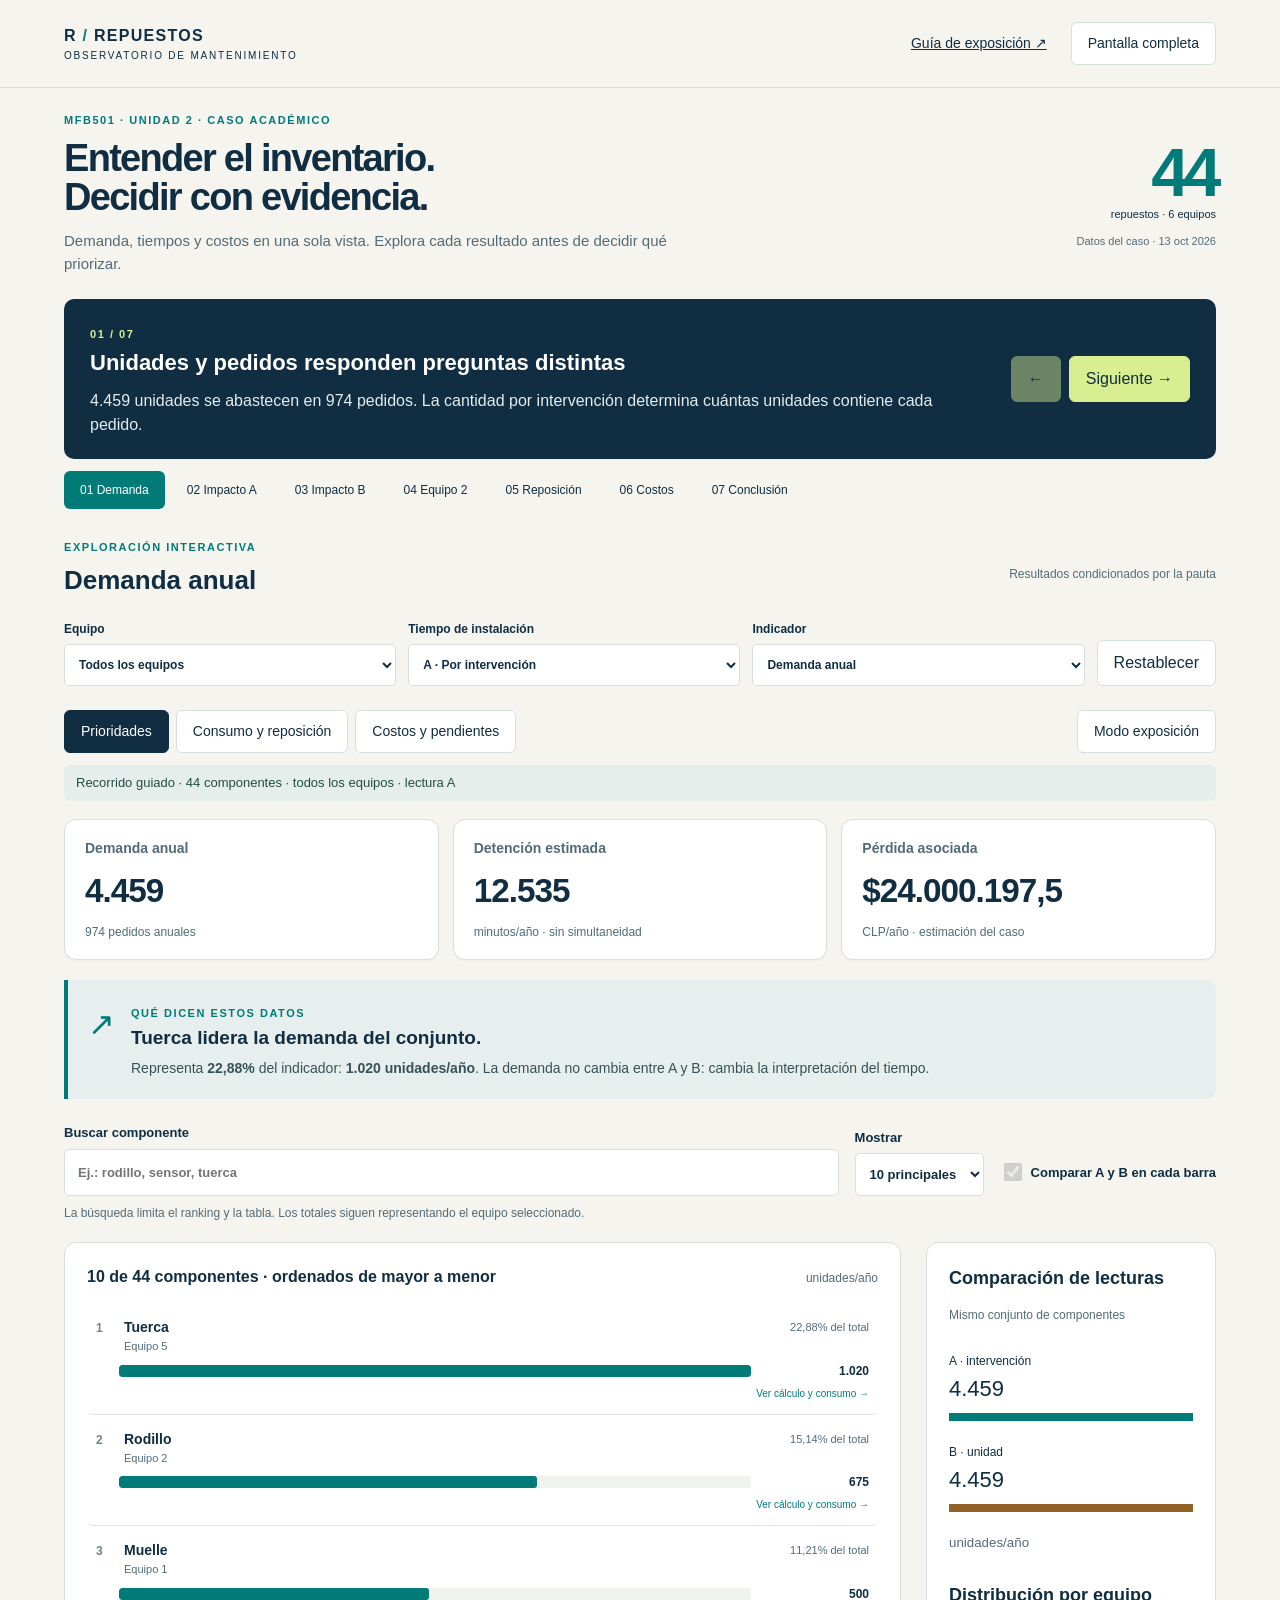
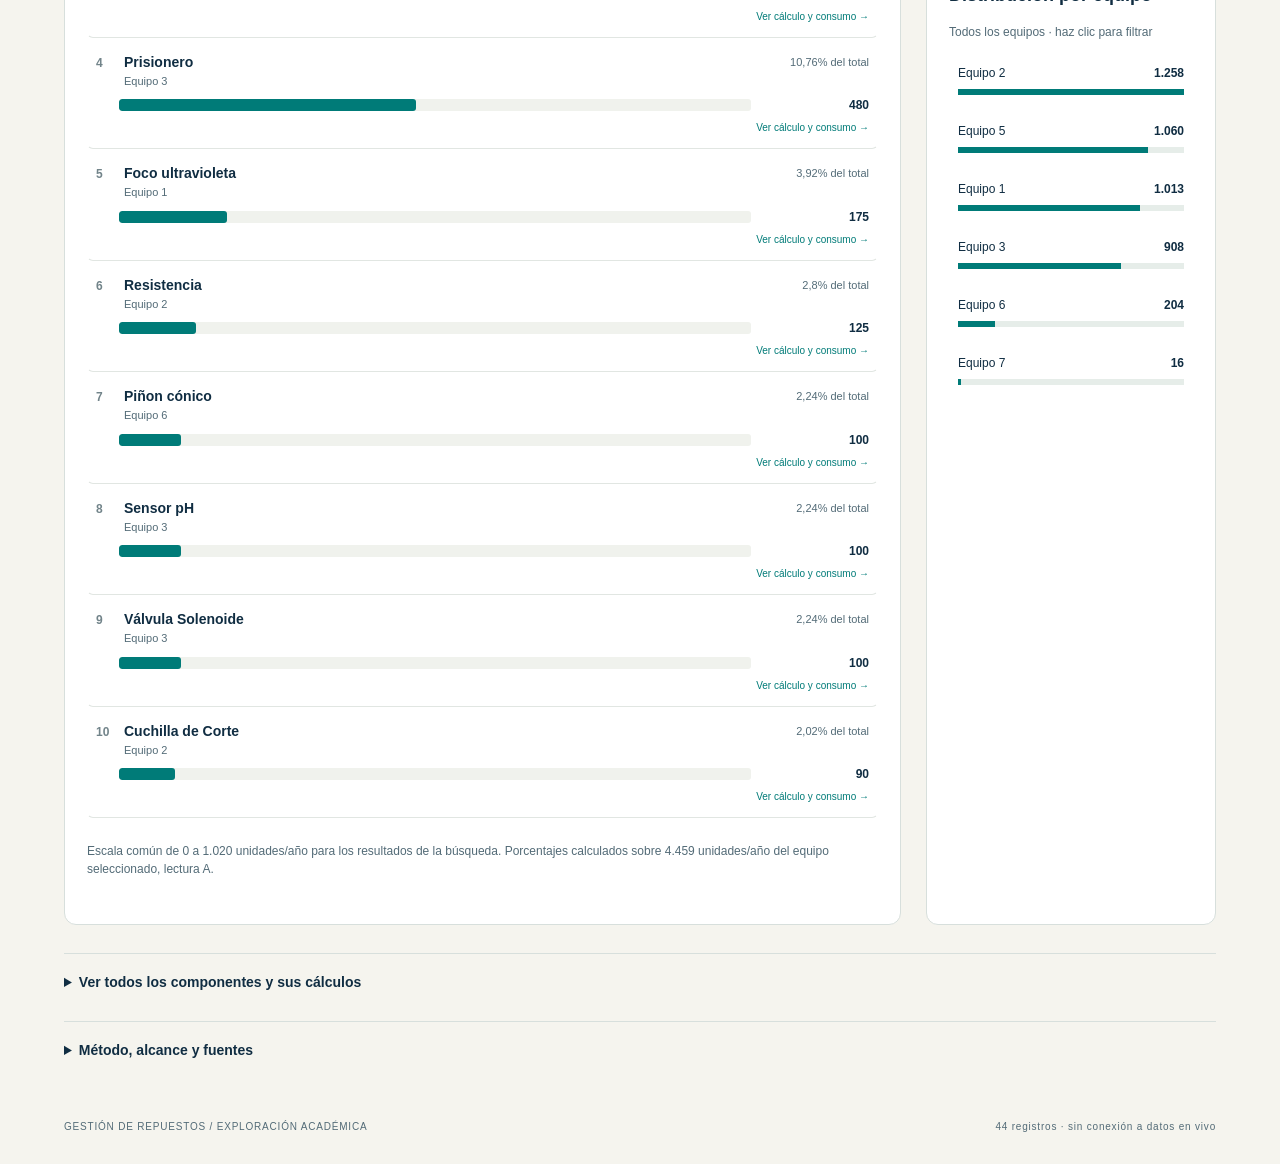
<file: index.html>
<!doctype html>
<html lang="es"><head><meta charset="utf-8"><meta name="viewport" content="width=device-width,initial-scale=1"><meta name="description" content="Exploración del caso académico de gestión de 44 repuestos. Demanda, detenciones y sensibilidad de resultados."><title>Repuestos / Observatorio de mantenimiento</title><link rel="stylesheet" href="style.css"><script defer src="data.js"></script><script defer src="app.js"></script><script defer src="explorer.js"></script></head>
<body>
<header><a class="brand" href="./">R<span> / </span>REPUESTOS<span class="brand-sub">OBSERVATORIO DE MANTENIMIENTO</span></a><div class="header-actions"><a href="guia.html" target="_blank" rel="noopener">Guía de exposición ↗</a><button id="fullscreen">Pantalla completa</button></div></header>
<main>
<div class="intro"><div><p class="eyebrow">MFB501 · UNIDAD 2 · CASO ACADÉMICO</p><h1>Entender el inventario.<br>Decidir con evidencia.</h1><p class="lead">Demanda, tiempos y costos en una sola vista. Explora cada resultado antes de decidir qué priorizar.</p></div><div class="intro-number"><strong>44</strong><span>repuestos · 6 equipos</span><small>Datos del caso · 13 oct 2026</small></div></div>
<section class="journey" aria-label="Recorrido de exposición"><div><span class="eyebrow" id="step-count">01 / 07</span><h2 id="step-title"></h2><p id="step-message"></p></div><div class="step-actions"><button id="prev" aria-label="Paso anterior">←</button><button id="next">Siguiente →</button></div></section>
<nav id="steps" aria-label="Pasos del recorrido"></nav>
<div class="workspace-head"><div><p class="eyebrow">EXPLORACIÓN INTERACTIVA</p><h2 id="view-title">Demanda anual</h2></div><span class="status">Resultados condicionados por la pauta</span></div>
<section class="filters" aria-label="Filtros"><label>Equipo<select id="team"><option value="all">Todos los equipos</option></select></label><label>Tiempo de instalación<select id="scenario"><option value="a">A · Por intervención</option><option value="b">B · Por unidad</option></select></label><label>Indicador<select id="measure"><option value="demand">Demanda anual</option><option value="loss">Pérdida asociada</option><option value="time">Detención anual</option></select></label><button id="reset">Restablecer</button></section>
<div class="view-tabs" aria-label="Vistas del panel"><button data-view="analysis">Prioridades</button><button data-view="cycle-section">Consumo y reposición</button><button data-view="cost-section">Costos y pendientes</button><button id="present-mode" aria-pressed="false">Modo exposición</button></div><div id="filter-summary" class="filter-summary" aria-live="polite"></div>
<section class="metrics" aria-label="Resultados filtrados"><article><span>Demanda anual</span><strong id="demand"></strong><small id="orders"></small></article><article><span>Detención estimada</span><strong id="time"></strong><small>minutos/año · sin simultaneidad</small></article><article><span>Pérdida asociada</span><strong id="loss"></strong><small>CLP/año · estimación del caso</small></article></section>
<section id="insight" aria-live="polite"></section><section id="analysis"><div class="ranking-tools"><label>Buscar componente<input id="search" type="search" placeholder="Ej.: rodillo, sensor, tuerca"></label><label>Mostrar<select id="top-count"><option value="5">5 principales</option><option value="10" selected>10 principales</option><option value="44">Todos</option></select></label><label class="check-label"><input type="checkbox" id="paired" checked> Comparar A y B en cada barra</label></div><p class="scope-note">La búsqueda limita el ranking y la tabla. Los totales siguen representando el equipo seleccionado.</p><div class="chart-layout"><article class="chart-main"><div class="section-top"><h3 id="ranking-title"></h3><span id="unit"></span></div><div id="ranking" role="figure" aria-label="Ranking descendente de componentes"></div><p id="concentration" class="chart-note"></p></article><aside><h3>Comparación de lecturas</h3><p class="muted">Mismo conjunto de componentes</p><div class="comparison"><span>A · intervención</span><strong id="compare-a"></strong><div class="track"><i id="compare-a-bar"></i></div><span>B · unidad</span><strong id="compare-b"></strong><div class="track"><i id="compare-b-bar"></i></div><small id="compare-unit"></small></div><h3>Distribución por equipo</h3><div id="teams-chart"></div></aside></div></section>
<section id="cycle-section" hidden><div class="section-top"><div><h3>Un año de consumo y reposición</h3><p>Modelo didáctico: consumo uniforme, reposición instantánea y sin stock de seguridad.</p></div><label>Componente<select id="component"></select></label></div><div id="cycle-meta" class="cycle-meta"></div><div id="cycle"></div><p class="chart-note">El descenso representa consumo. El salto representa reposición. Estas curvas no incorporan plazos de suministro ni prueban una política óptima.</p></section>
<section id="cost-section" hidden><div class="cost-lead"><span>COMPRA ANUAL CON PRECIOS DISPONIBLES</span><strong id="purchase"></strong><p id="missing"></p></div><div class="cost-columns"><article><h3>Trabajo de gestión</h3><dl id="workload"></dl><p>Compra y descarga dependen de pedidos. Inspección depende de unidades.</p></article><article><h3>Datos necesarios para cerrar</h3><ul><li>Precio unitario del ventilador.</li><li>Tipo de cambio CLP/USD y su fecha.</li><li>Periodicidad salarial y horas remuneradas.</li><li>Costo anual y alcance del mantenimiento de bodega.</li></ul><p>El costo total de stock permanece pendiente.</p></article></div></section>
<section id="component-detail" hidden aria-live="polite"></section><details id="data-detail"><summary>Ver todos los componentes y sus cálculos</summary><div class="table-actions"><span id="table-count"></span><button id="export">Descargar tabla CSV</button></div><div class="table-wrap"><table><thead><tr><th>Componente</th><th>Equipo</th><th>Un./año</th><th>Pedidos</th><th>Min/año</th><th>Pérdida CLP/año</th><th>Compra USD/año</th></tr></thead><tbody id="data-table"></tbody></table></div></details>
<details class="method"><summary>Método, alcance y fuentes</summary><p>Demanda = cantidad por intervención × frecuencia anual. La pauta iguala cantidad por pedido y cantidad por intervención, por lo que pedidos = frecuencia. Lectura A: tiempo × frecuencia. Lectura B: tiempo × cantidad × frecuencia, suponiendo instalación sucesiva. Pérdida asociada = minutos × pérdida CLP/minuto. Sumar intervenciones supone ausencia de solapamiento.</p><p>La pérdida calculada corresponde a la intervención, no a una espera adicional comprobada por desabastecimiento. Los USD y CLP permanecen separados. Un precio faltante no equivale a cero. Los porcentajes y rankings se recalculan dentro del filtro activo.</p><p>Fuentes: INACAP, MFB501_U2_TP1, base incrustada Tabla_Info_Oper_U y Tabla_Info_Compra_Almacen; MFB501_U2_IT1. Cálculos derivados del respaldo revisado el 13/10/2026. No se incorporan respuestas posteriores del docente ni se presentan DR2 o clases 5 a 8 como fuentes consultadas. Desarrollo con asistencia de IA y comprobaciones aritméticas.</p></details>
<footer><span>GESTIÓN DE REPUESTOS / EXPLORACIÓN ACADÉMICA</span><span>44 registros · sin conexión a datos en vivo</span></footer>
</main></body></html>
</file>
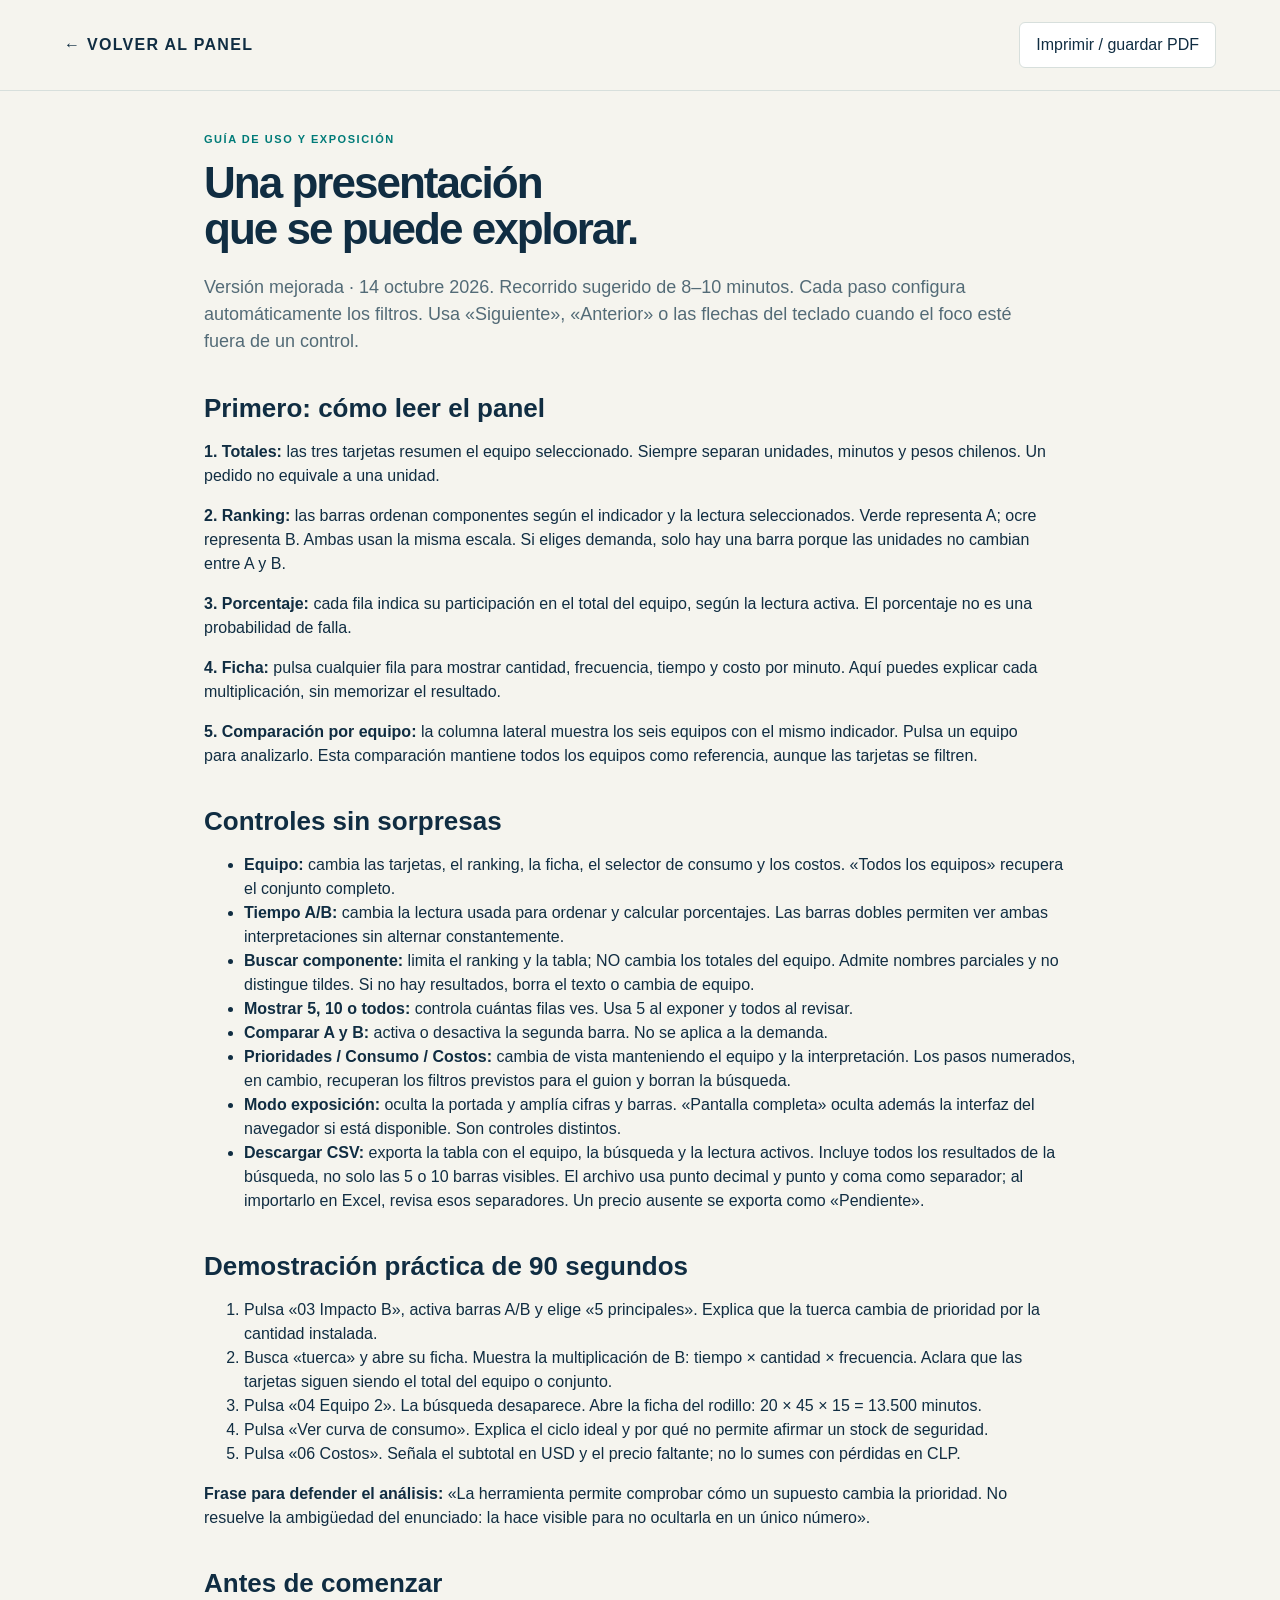
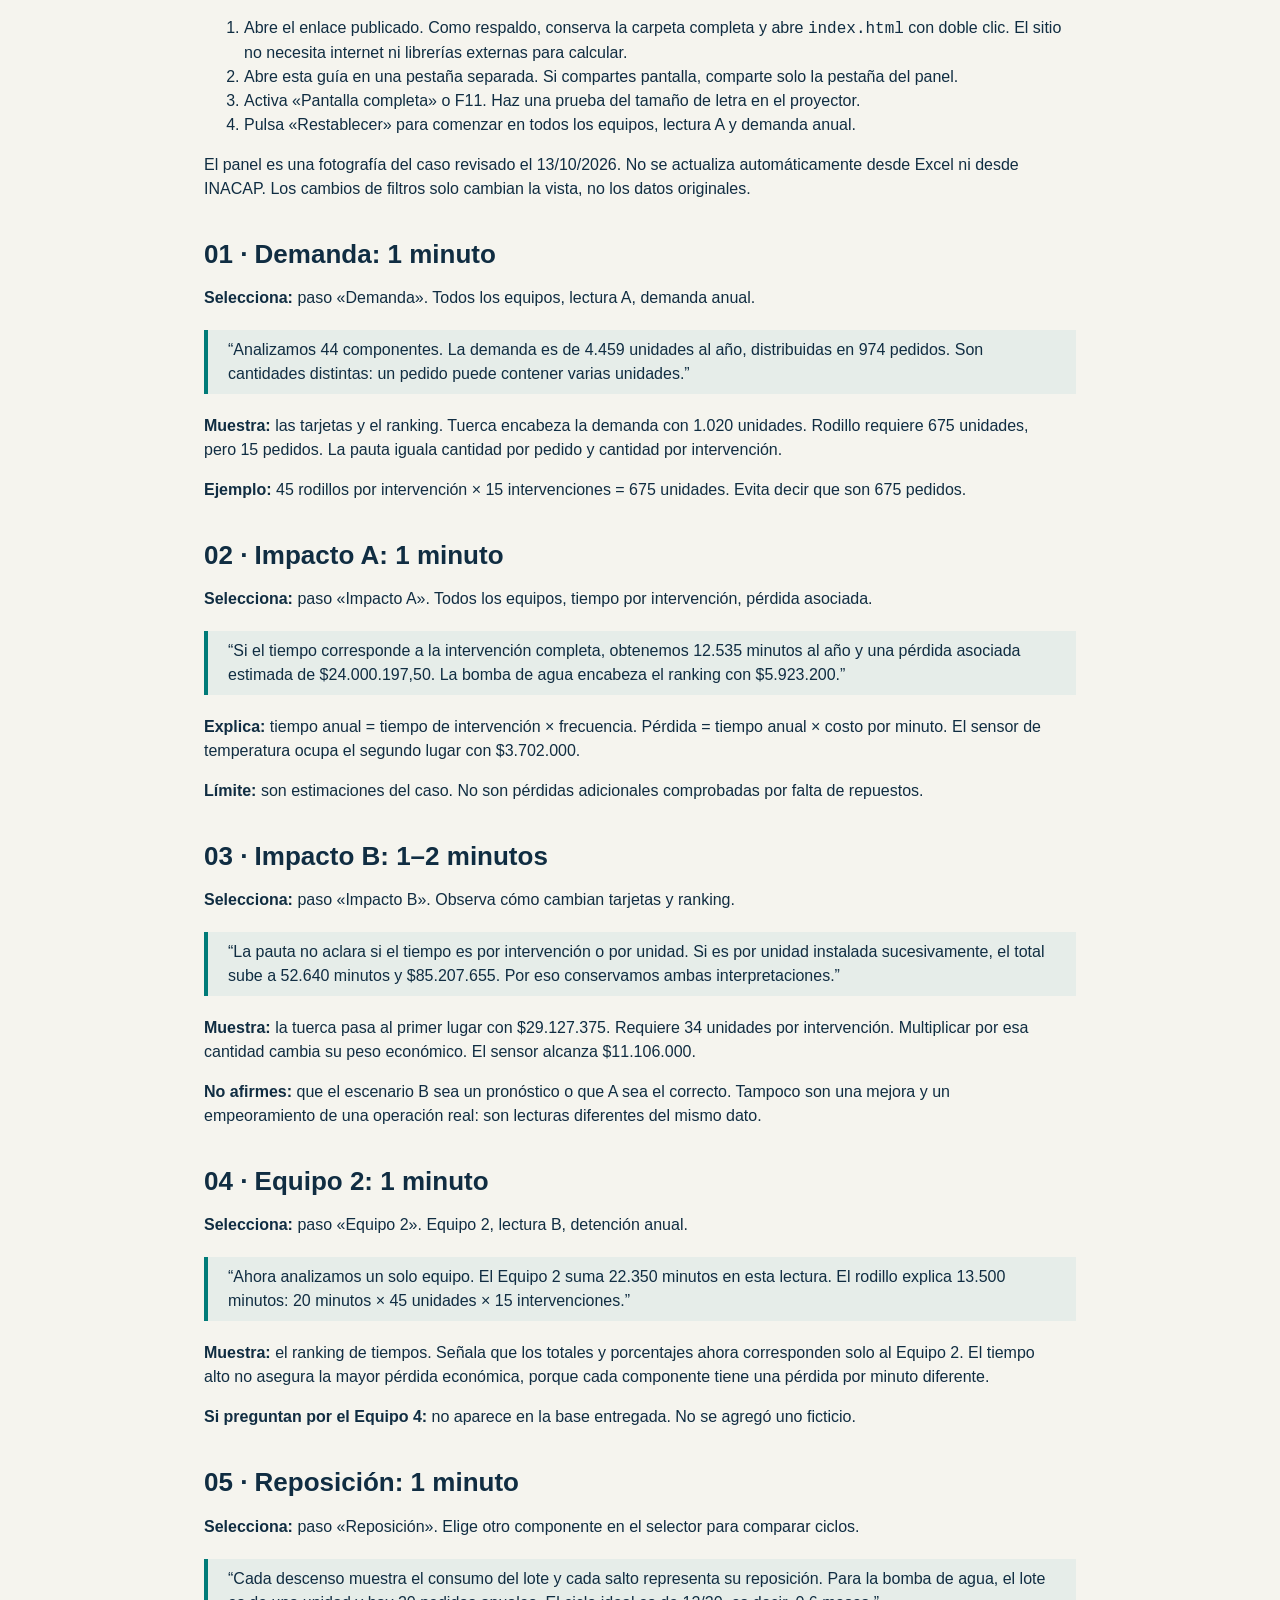
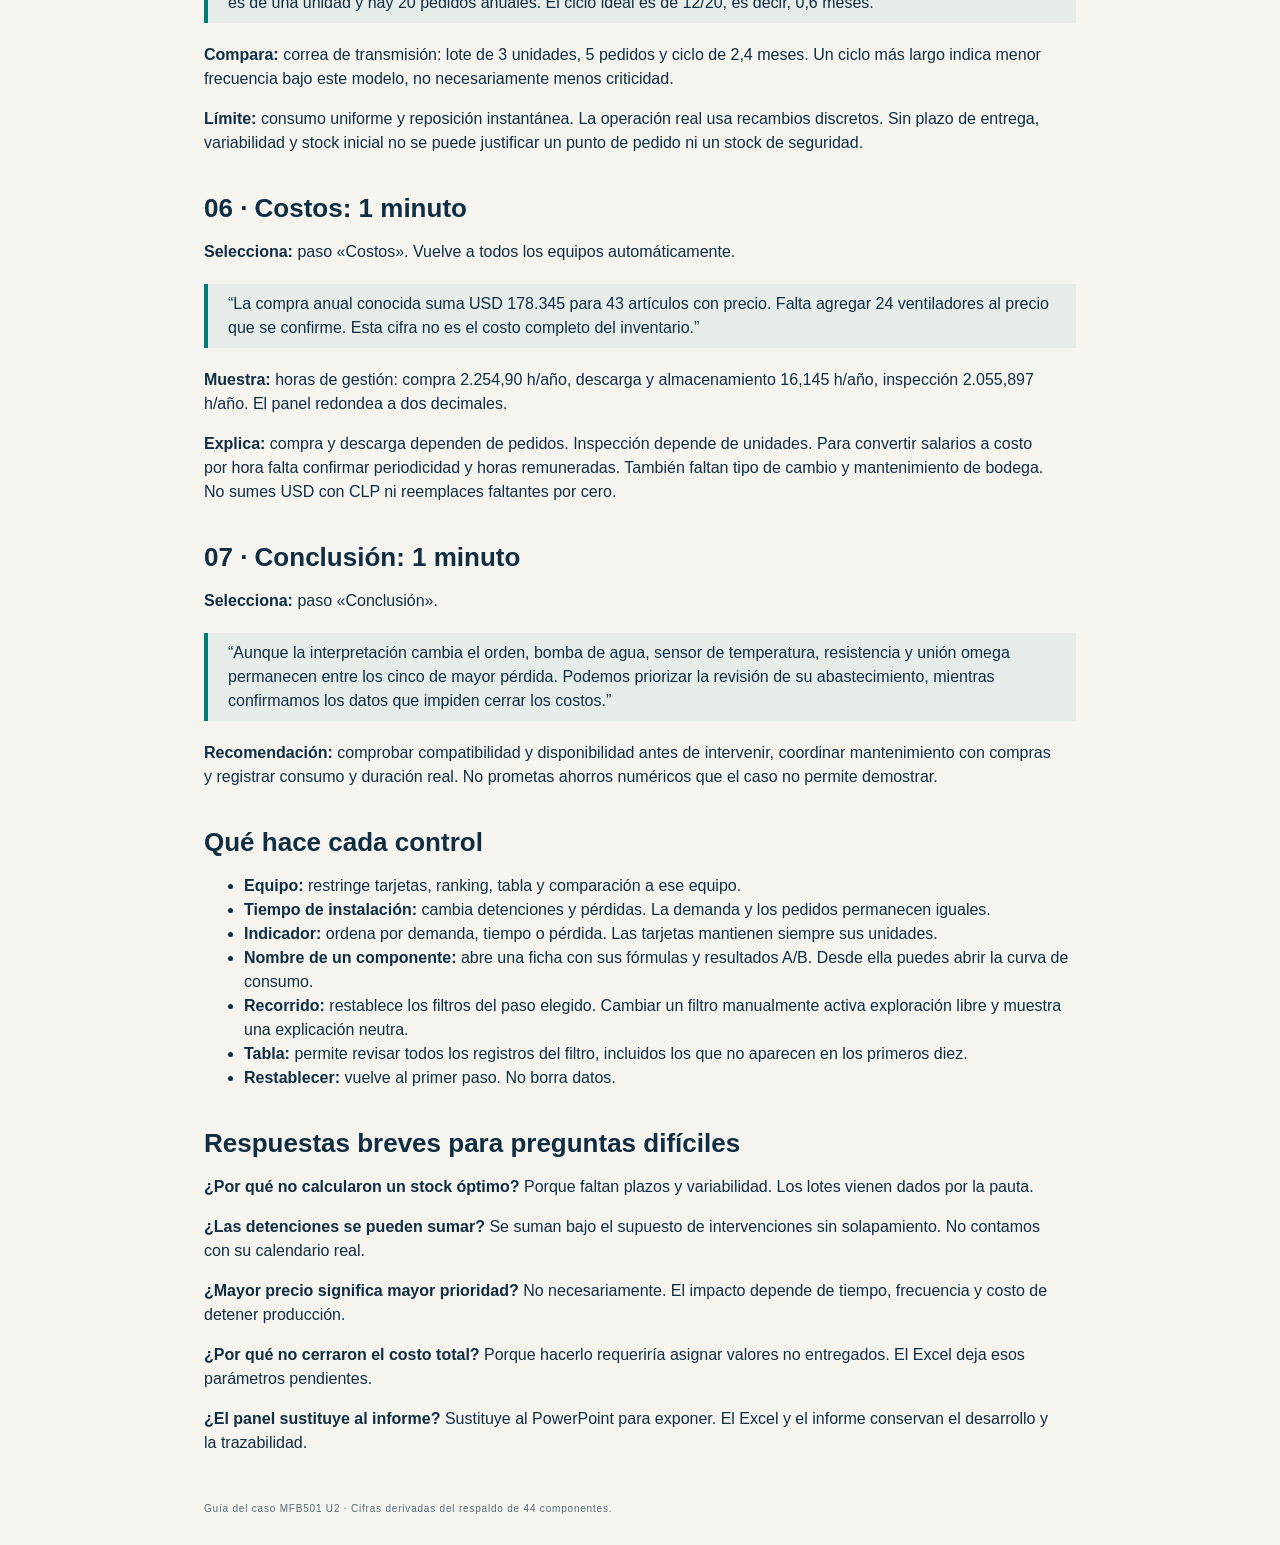
<file: guia.html>
<!doctype html><html lang="es"><head><meta charset="utf-8"><meta name="viewport" content="width=device-width,initial-scale=1"><title>Guía para exponer / Repuestos</title><link rel="stylesheet" href="style.css"></head><body><header><a class="brand" href="index.html">← VOLVER AL PANEL</a><button onclick="window.print()">Imprimir / guardar PDF</button></header><main class="guide"><p class="eyebrow" style="margin-top:40px">GUÍA DE USO Y EXPOSICIÓN</p><h1>Una presentación<br>que se puede explorar.</h1><p class="lead">Versión mejorada · 14 octubre 2026. Recorrido sugerido de 8–10 minutos. Cada paso configura automáticamente los filtros. Usa «Siguiente», «Anterior» o las flechas del teclado cuando el foco esté fuera de un control.</p>
<section class="quick-guide"><h2>Primero: cómo leer el panel</h2><p><strong>1. Totales:</strong> las tres tarjetas resumen el equipo seleccionado. Siempre separan unidades, minutos y pesos chilenos. Un pedido no equivale a una unidad.</p><p><strong>2. Ranking:</strong> las barras ordenan componentes según el indicador y la lectura seleccionados. Verde representa A; ocre representa B. Ambas usan la misma escala. Si eliges demanda, solo hay una barra porque las unidades no cambian entre A y B.</p><p><strong>3. Porcentaje:</strong> cada fila indica su participación en el total del equipo, según la lectura activa. El porcentaje no es una probabilidad de falla.</p><p><strong>4. Ficha:</strong> pulsa cualquier fila para mostrar cantidad, frecuencia, tiempo y costo por minuto. Aquí puedes explicar cada multiplicación, sin memorizar el resultado.</p><p><strong>5. Comparación por equipo:</strong> la columna lateral muestra los seis equipos con el mismo indicador. Pulsa un equipo para analizarlo. Esta comparación mantiene todos los equipos como referencia, aunque las tarjetas se filtren.</p></section>
<h2>Controles sin sorpresas</h2><ul><li><strong>Equipo:</strong> cambia las tarjetas, el ranking, la ficha, el selector de consumo y los costos. «Todos los equipos» recupera el conjunto completo.</li><li><strong>Tiempo A/B:</strong> cambia la lectura usada para ordenar y calcular porcentajes. Las barras dobles permiten ver ambas interpretaciones sin alternar constantemente.</li><li><strong>Buscar componente:</strong> limita el ranking y la tabla; NO cambia los totales del equipo. Admite nombres parciales y no distingue tildes. Si no hay resultados, borra el texto o cambia de equipo.</li><li><strong>Mostrar 5, 10 o todos:</strong> controla cuántas filas ves. Usa 5 al exponer y todos al revisar.</li><li><strong>Comparar A y B:</strong> activa o desactiva la segunda barra. No se aplica a la demanda.</li><li><strong>Prioridades / Consumo / Costos:</strong> cambia de vista manteniendo el equipo y la interpretación. Los pasos numerados, en cambio, recuperan los filtros previstos para el guion y borran la búsqueda.</li><li><strong>Modo exposición:</strong> oculta la portada y amplía cifras y barras. «Pantalla completa» oculta además la interfaz del navegador si está disponible. Son controles distintos.</li><li><strong>Descargar CSV:</strong> exporta la tabla con el equipo, la búsqueda y la lectura activos. Incluye todos los resultados de la búsqueda, no solo las 5 o 10 barras visibles. El archivo usa punto decimal y punto y coma como separador; al importarlo en Excel, revisa esos separadores. Un precio ausente se exporta como «Pendiente».</li></ul>
<h2>Demostración práctica de 90 segundos</h2><ol><li>Pulsa «03 Impacto B», activa barras A/B y elige «5 principales». Explica que la tuerca cambia de prioridad por la cantidad instalada.</li><li>Busca «tuerca» y abre su ficha. Muestra la multiplicación de B: tiempo × cantidad × frecuencia. Aclara que las tarjetas siguen siendo el total del equipo o conjunto.</li><li>Pulsa «04 Equipo 2». La búsqueda desaparece. Abre la ficha del rodillo: 20 × 45 × 15 = 13.500 minutos.</li><li>Pulsa «Ver curva de consumo». Explica el ciclo ideal y por qué no permite afirmar un stock de seguridad.</li><li>Pulsa «06 Costos». Señala el subtotal en USD y el precio faltante; no lo sumes con pérdidas en CLP.</li></ol><p><strong>Frase para defender el análisis:</strong> «La herramienta permite comprobar cómo un supuesto cambia la prioridad. No resuelve la ambigüedad del enunciado: la hace visible para no ocultarla en un único número».</p>
<h2>Antes de comenzar</h2><ol><li>Abre el enlace publicado. Como respaldo, conserva la carpeta completa y abre <code>index.html</code> con doble clic. El sitio no necesita internet ni librerías externas para calcular.</li><li>Abre esta guía en una pestaña separada. Si compartes pantalla, comparte solo la pestaña del panel.</li><li>Activa «Pantalla completa» o F11. Haz una prueba del tamaño de letra en el proyector.</li><li>Pulsa «Restablecer» para comenzar en todos los equipos, lectura A y demanda anual.</li></ol><p>El panel es una fotografía del caso revisado el 13/10/2026. No se actualiza automáticamente desde Excel ni desde INACAP. Los cambios de filtros solo cambian la vista, no los datos originales.</p>
<h2>01 · Demanda: 1 minuto</h2><p><strong>Selecciona:</strong> paso «Demanda». Todos los equipos, lectura A, demanda anual.</p><blockquote>“Analizamos 44 componentes. La demanda es de 4.459 unidades al año, distribuidas en 974 pedidos. Son cantidades distintas: un pedido puede contener varias unidades.”</blockquote><p><strong>Muestra:</strong> las tarjetas y el ranking. Tuerca encabeza la demanda con 1.020 unidades. Rodillo requiere 675 unidades, pero 15 pedidos. La pauta iguala cantidad por pedido y cantidad por intervención.</p><p><strong>Ejemplo:</strong> 45 rodillos por intervención × 15 intervenciones = 675 unidades. Evita decir que son 675 pedidos.</p>
<h2>02 · Impacto A: 1 minuto</h2><p><strong>Selecciona:</strong> paso «Impacto A». Todos los equipos, tiempo por intervención, pérdida asociada.</p><blockquote>“Si el tiempo corresponde a la intervención completa, obtenemos 12.535 minutos al año y una pérdida asociada estimada de $24.000.197,50. La bomba de agua encabeza el ranking con $5.923.200.”</blockquote><p><strong>Explica:</strong> tiempo anual = tiempo de intervención × frecuencia. Pérdida = tiempo anual × costo por minuto. El sensor de temperatura ocupa el segundo lugar con $3.702.000.</p><p><strong>Límite:</strong> son estimaciones del caso. No son pérdidas adicionales comprobadas por falta de repuestos.</p>
<h2>03 · Impacto B: 1–2 minutos</h2><p><strong>Selecciona:</strong> paso «Impacto B». Observa cómo cambian tarjetas y ranking.</p><blockquote>“La pauta no aclara si el tiempo es por intervención o por unidad. Si es por unidad instalada sucesivamente, el total sube a 52.640 minutos y $85.207.655. Por eso conservamos ambas interpretaciones.”</blockquote><p><strong>Muestra:</strong> la tuerca pasa al primer lugar con $29.127.375. Requiere 34 unidades por intervención. Multiplicar por esa cantidad cambia su peso económico. El sensor alcanza $11.106.000.</p><p><strong>No afirmes:</strong> que el escenario B sea un pronóstico o que A sea el correcto. Tampoco son una mejora y un empeoramiento de una operación real: son lecturas diferentes del mismo dato.</p>
<h2>04 · Equipo 2: 1 minuto</h2><p><strong>Selecciona:</strong> paso «Equipo 2». Equipo 2, lectura B, detención anual.</p><blockquote>“Ahora analizamos un solo equipo. El Equipo 2 suma 22.350 minutos en esta lectura. El rodillo explica 13.500 minutos: 20 minutos × 45 unidades × 15 intervenciones.”</blockquote><p><strong>Muestra:</strong> el ranking de tiempos. Señala que los totales y porcentajes ahora corresponden solo al Equipo 2. El tiempo alto no asegura la mayor pérdida económica, porque cada componente tiene una pérdida por minuto diferente.</p><p><strong>Si preguntan por el Equipo 4:</strong> no aparece en la base entregada. No se agregó uno ficticio.</p>
<h2>05 · Reposición: 1 minuto</h2><p><strong>Selecciona:</strong> paso «Reposición». Elige otro componente en el selector para comparar ciclos.</p><blockquote>“Cada descenso muestra el consumo del lote y cada salto representa su reposición. Para la bomba de agua, el lote es de una unidad y hay 20 pedidos anuales. El ciclo ideal es de 12/20, es decir, 0,6 meses.”</blockquote><p><strong>Compara:</strong> correa de transmisión: lote de 3 unidades, 5 pedidos y ciclo de 2,4 meses. Un ciclo más largo indica menor frecuencia bajo este modelo, no necesariamente menos criticidad.</p><p><strong>Límite:</strong> consumo uniforme y reposición instantánea. La operación real usa recambios discretos. Sin plazo de entrega, variabilidad y stock inicial no se puede justificar un punto de pedido ni un stock de seguridad.</p>
<h2>06 · Costos: 1 minuto</h2><p><strong>Selecciona:</strong> paso «Costos». Vuelve a todos los equipos automáticamente.</p><blockquote>“La compra anual conocida suma USD 178.345 para 43 artículos con precio. Falta agregar 24 ventiladores al precio que se confirme. Esta cifra no es el costo completo del inventario.”</blockquote><p><strong>Muestra:</strong> horas de gestión: compra 2.254,90 h/año, descarga y almacenamiento 16,145 h/año, inspección 2.055,897 h/año. El panel redondea a dos decimales.</p><p><strong>Explica:</strong> compra y descarga dependen de pedidos. Inspección depende de unidades. Para convertir salarios a costo por hora falta confirmar periodicidad y horas remuneradas. También faltan tipo de cambio y mantenimiento de bodega. No sumes USD con CLP ni reemplaces faltantes por cero.</p>
<h2>07 · Conclusión: 1 minuto</h2><p><strong>Selecciona:</strong> paso «Conclusión».</p><blockquote>“Aunque la interpretación cambia el orden, bomba de agua, sensor de temperatura, resistencia y unión omega permanecen entre los cinco de mayor pérdida. Podemos priorizar la revisión de su abastecimiento, mientras confirmamos los datos que impiden cerrar los costos.”</blockquote><p><strong>Recomendación:</strong> comprobar compatibilidad y disponibilidad antes de intervenir, coordinar mantenimiento con compras y registrar consumo y duración real. No prometas ahorros numéricos que el caso no permite demostrar.</p>
<h2>Qué hace cada control</h2><ul><li><strong>Equipo:</strong> restringe tarjetas, ranking, tabla y comparación a ese equipo.</li><li><strong>Tiempo de instalación:</strong> cambia detenciones y pérdidas. La demanda y los pedidos permanecen iguales.</li><li><strong>Indicador:</strong> ordena por demanda, tiempo o pérdida. Las tarjetas mantienen siempre sus unidades.</li><li><strong>Nombre de un componente:</strong> abre una ficha con sus fórmulas y resultados A/B. Desde ella puedes abrir la curva de consumo.</li><li><strong>Recorrido:</strong> restablece los filtros del paso elegido. Cambiar un filtro manualmente activa exploración libre y muestra una explicación neutra.</li><li><strong>Tabla:</strong> permite revisar todos los registros del filtro, incluidos los que no aparecen en los primeros diez.</li><li><strong>Restablecer:</strong> vuelve al primer paso. No borra datos.</li></ul>
<h2>Respuestas breves para preguntas difíciles</h2><p><strong>¿Por qué no calcularon un stock óptimo?</strong> Porque faltan plazos y variabilidad. Los lotes vienen dados por la pauta.</p><p><strong>¿Las detenciones se pueden sumar?</strong> Se suman bajo el supuesto de intervenciones sin solapamiento. No contamos con su calendario real.</p><p><strong>¿Mayor precio significa mayor prioridad?</strong> No necesariamente. El impacto depende de tiempo, frecuencia y costo de detener producción.</p><p><strong>¿Por qué no cerraron el costo total?</strong> Porque hacerlo requeriría asignar valores no entregados. El Excel deja esos parámetros pendientes.</p><p><strong>¿El panel sustituye al informe?</strong> Sustituye al PowerPoint para exponer. El Excel y el informe conservan el desarrollo y la trazabilidad.</p>
<footer>Guía del caso MFB501 U2 · Cifras derivadas del respaldo de 44 componentes.</footer></main></body></html>
</file>
<file: style.css>
:root{--ink:#102d42;--teal:#007b78;--lime:#d9ee91;--paper:#f5f4ee;--muted:#536b77;--border:#d7dfdc;--white:#fff;--soft:#e6ede9}*{box-sizing:border-box}body{margin:0;background:var(--paper);color:var(--ink);font:16px/1.5 Arial,sans-serif}a{color:inherit}button,select{font:inherit}button,a,select{touch-action:manipulation}button{cursor:pointer;border:1px solid var(--border);border-radius:6px;background:var(--white);color:var(--ink);padding:10px 16px}button:hover{border-color:var(--teal)}button:focus-visible,a:focus-visible,select:focus-visible{outline:3px solid var(--teal);outline-offset:3px}button:disabled{opacity:.45;cursor:default}header{display:flex;justify-content:space-between;align-items:center;padding:22px 5%;border-bottom:1px solid var(--border);gap:20px}.brand{text-decoration:none;font-weight:700;letter-spacing:.08em}.brand>span:first-child{color:var(--teal)}.brand-sub{display:block;font-size:10px;letter-spacing:.18em;font-weight:400}.header-actions{display:flex;align-items:center;gap:24px;font-size:14px}main{max-width:1400px;margin:auto;padding:0 5%}.intro{display:flex;justify-content:space-between;align-items:center;gap:40px;padding:48px 0 35px}.eyebrow{letter-spacing:.14em;font-size:11px;font-weight:700;margin:0 0 10px;color:var(--teal)}h1{font-size:clamp(36px,4.5vw,64px);line-height:1.05;letter-spacing:-.045em;margin:12px 0 22px}h2{font-size:26px;line-height:1.2;margin:5px 0 12px}h3{font-size:18px;margin:0 0 14px}.lead{font-size:18px;color:var(--muted);margin:0}.intro-number{text-align:right}.intro-number strong{font-size:130px;line-height:1;color:var(--teal);letter-spacing:-.08em;display:block}.intro-number span,.intro-number small{display:block;font-size:11px;letter-spacing:.1em}.intro-number small{color:var(--muted);margin-top:10px;letter-spacing:0}.journey{display:flex;justify-content:space-between;align-items:center;gap:25px;padding:28px 30px;background:var(--ink);color:var(--white);border-radius:10px}.journey .eyebrow{color:var(--lime)}.journey h2{font-size:25px}.journey p{margin:0;max-width:850px;color:#e3ecee}.step-actions{display:flex;gap:8px;flex-shrink:0}.step-actions button{background:var(--lime);border-color:var(--lime)}#steps{display:flex;flex-wrap:wrap;gap:6px;padding:12px 0 30px}#steps button{font-size:12px;border:0;background:transparent}#steps button[aria-current=step]{color:var(--white);background:var(--teal)}.workspace-head,.section-top{display:flex;justify-content:space-between;align-items:center;gap:20px}.status{font-size:12px;color:var(--muted)}.filters{display:flex;gap:18px;align-items:end;flex-wrap:wrap;padding:20px 0 10px}.filters label,.section-top label{display:flex;flex-direction:column;font-size:12px;font-weight:700;gap:6px;min-width:200px;flex:1}select{padding:12px 10px;background:var(--white);color:var(--ink);border:1px solid var(--border);border-radius:5px;width:100%}.filter-summary{font-size:12px;color:var(--muted);min-height:24px}.metrics{display:grid;grid-template-columns:repeat(3,1fr);margin:20px 0 35px;border-top:1px solid var(--border);border-bottom:1px solid var(--border)}.metrics article{padding:24px 20px;border-right:1px solid var(--border)}.metrics article:first-child{padding-left:0}.metrics article:last-child{border:0}.metrics span,.metrics small{display:block;font-size:12px;color:var(--muted)}.metrics strong{display:block;font-size:clamp(23px,2.7vw,39px);font-weight:500;letter-spacing:-.03em;font-variant-numeric:tabular-nums;margin:7px 0}.chart-layout{display:grid;grid-template-columns:minmax(0,1fr) 310px;gap:45px}.chart-main .section-top{align-items:baseline}.section-top>span{font-size:12px;color:var(--muted)}.rank-row{display:grid;grid-template-columns:minmax(140px,.9fr) minmax(100px,1.1fr) 110px;gap:12px;align-items:center;margin:20px 0;font-size:13px}.rank-label{border:0;background:transparent;text-align:left;padding:0;color:var(--ink)}.rank-label:hover{text-decoration:underline}.track{height:14px;background:var(--soft);overflow:hidden}.track i{display:block;height:100%;background:var(--teal);transition:width .3s}.rank-value{text-align:right;font-variant-numeric:tabular-nums}.chart-note{font-size:12px;color:var(--muted);margin:24px 0}.muted{color:var(--muted);font-size:12px}.comparison{margin:24px 0 40px}.comparison span{font-size:12px}.comparison strong{display:block;font-size:22px;font-weight:500;font-variant-numeric:tabular-nums}.comparison .track{margin:8px 0 18px;height:8px}.comparison small{color:var(--muted)}#compare-b-bar{background:var(--ink)}.team-row{margin:14px 0}.team-row div:first-child{display:flex;justify-content:space-between;font-size:12px;margin-bottom:5px}.team-row .track{height:7px}aside{border-left:1px solid var(--border);padding-left:25px}.cycle-meta{display:flex;flex-wrap:wrap;gap:30px;padding:25px 0;color:var(--teal);font-weight:700}#cycle svg{width:100%;display:block;background:var(--white);border:1px solid var(--border)}#cycle text{fill:var(--muted);font:13px Arial}.cost-lead{padding:35px;background:var(--ink);border-radius:8px;color:var(--white)}.cost-lead span{font-size:12px;letter-spacing:.12em}.cost-lead strong{display:block;font-size:48px;color:var(--lime);margin:15px 0}.cost-columns{display:grid;grid-template-columns:1fr 1fr;gap:50px;padding:30px 0}.cost-columns p,.cost-columns li{font-size:14px;color:var(--muted)}dl>div{display:flex;justify-content:space-between;padding:12px 0;border-bottom:1px solid var(--border)}dd{margin:0;font-variant-numeric:tabular-nums}details{margin:28px 0;border-top:1px solid var(--border);padding-top:18px}summary{cursor:pointer;font-size:14px;font-weight:700}.table-wrap{overflow:auto}table{border-collapse:collapse;width:100%;font-size:12px;margin:20px 0}td,th{padding:12px 10px;border-bottom:1px solid var(--border);text-align:right}td:first-child,th:first-child,td:nth-child(2),th:nth-child(2){text-align:left}th{background:var(--soft)}.method p{font-size:13px;max-width:1000px}footer{display:flex;justify-content:space-between;gap:20px;padding:30px 0;color:var(--muted);font-size:10px;letter-spacing:.08em}[hidden]{display:none!important}.guide{max-width:1000px}.guide h1{font-size:44px}.guide h2{margin-top:38px}.guide p,.guide li{max-width:850px}.guide blockquote{border-left:4px solid var(--teal);margin:20px 0;padding:8px 20px;background:var(--soft)}@media(max-width:900px){.chart-layout{grid-template-columns:1fr}aside{border-left:0;border-top:1px solid var(--border);padding:25px 0;display:grid;grid-template-columns:1fr 1fr;gap:20px}aside>.muted{display:none}.comparison{margin:0;grid-row:2}.intro-number strong{font-size:90px}.journey{align-items:start;flex-direction:column}.section-top{flex-wrap:wrap}}@media(max-width:600px){header{align-items:start}.header-actions{gap:8px;flex-direction:column;align-items:end}.intro{padding:28px 0}.intro-number{display:none}.intro h1{font-size:38px}.metrics{grid-template-columns:1fr}.metrics article,.metrics article:first-child{border-right:0;border-bottom:1px solid var(--border);padding:15px 0}.metrics strong{font-size:32px}.rank-row{grid-template-columns:1fr 100px;gap:5px}.rank-row .track{grid-column:1/-1;grid-row:2}.rank-value{grid-column:2;grid-row:1}.workspace-head{display:block}.cost-columns{grid-template-columns:1fr;gap:10px}.cost-lead strong{font-size:36px}.filters label{min-width:160px}footer{flex-direction:column}aside{display:block}.journey{padding:22px}.guide h1{font-size:34px}}@media(prefers-reduced-motion:reduce){*{scroll-behavior:auto!important;transition:none!important}}@media print{header,.filters,#steps,.step-actions,#fullscreen{display:none}body{background:#fff}main{max-width:none}.journey,.cost-lead{background:#fff;color:#102d42;border:1px solid #102d42}.journey p,.cost-lead strong{color:#102d42}details{break-inside:avoid}}
/* Dashboard refinement: compact hierarchy, paired bars, direct inspection. */
.intro{padding:24px 0;gap:25px}.intro h1{font-size:38px;margin:5px 0 12px}.intro .lead{font-size:15px;max-width:660px}.intro-number strong{font-size:68px}.intro-number span{letter-spacing:0}.journey{padding:22px 26px}.journey h2{font-size:22px}#steps{padding-bottom:12px}.workspace-head{margin-top:18px}.workspace-head h2{font-size:26px}.filters{padding:12px 0;gap:12px}.metrics{gap:14px;border:0;margin:18px 0}.metrics article,.metrics article:first-child{background:white;border:1px solid var(--border);padding:18px 20px;border-radius:12px;box-shadow:0 2px 0 #102d4205}.metrics article:last-child{border:1px solid var(--border)}.metrics strong{font-size:clamp(24px,2.6vw,35px);font-weight:700}.metrics span{font-size:14px;font-weight:700}.view-tabs{display:flex;gap:7px;flex-wrap:wrap;margin:12px 0}.view-tabs button{font-size:14px}.view-tabs button[aria-pressed=true]{background:var(--ink);border-color:var(--ink);color:white}#present-mode{margin-left:auto}.filter-summary{font-size:13px;background:#e5eeea;padding:8px 12px;border-radius:6px;color:#244d46}.chart-layout{gap:25px;grid-template-columns:minmax(0,1fr) 290px}.chart-main,aside,#cycle-section,#cost-section{background:white;border:1px solid var(--border);border-radius:12px;padding:22px}.chart-main .section-top{gap:12px}.chart-main h3{font-size:16px}#insight{display:flex;gap:16px;background:#e6efed;border-left:4px solid var(--teal);padding:20px;margin:20px 0 24px;border-radius:0 10px 10px 0}#insight h3{margin:0 0 6px;font-size:19px}#insight p{margin:0;color:#36515a;font-size:14px}.insight-icon{font-size:32px;color:var(--teal)}.ranking-tools{display:flex;gap:16px;align-items:end;flex-wrap:wrap;margin:14px 0 8px}.ranking-tools label{font-size:13px;font-weight:700;display:flex;flex-direction:column;gap:6px}.ranking-tools label:first-child{flex:1;min-width:220px}input[type=search]{font:inherit;padding:13px;border:1px solid var(--border);border-radius:6px;min-width:0;width:100%;background:white;color:var(--ink)}input:focus-visible{outline:3px solid var(--teal);outline-offset:2px}.ranking-tools .check-label{flex-direction:row;align-items:center;padding:12px 0}.check-label input{width:18px;height:18px;accent-color:var(--teal)}.scope-note{font-size:12px;color:var(--muted);margin:8px 0 20px}.legend{display:flex;gap:20px;font-size:12px;margin:8px 0 16px;flex-wrap:wrap}.dot{display:inline-block;width:10px;height:10px;border-radius:3px;margin-right:5px}.a{background:#007b78}.b{background:#916326}.data-row{display:block;width:100%;text-align:left;background:#fff;border:1px solid transparent;border-bottom-color:#e1e6e2;border-radius:6px;padding:13px 8px}.data-row:hover,.data-row.selected{background:#f1f6f4;border-color:#98b9b1}.row-heading{display:flex;justify-content:space-between;align-items:start;gap:12px;margin-bottom:7px;font-size:14px}.row-heading small{display:block;margin-left:28px;font-size:11px;color:var(--muted)}.position{display:inline-block;min-width:28px;color:#72848a;font-size:12px}.share{font-size:11px;white-space:nowrap;color:var(--muted);padding-top:2px}.bar-line{display:grid;grid-template-columns:15px minmax(40px,1fr) 110px;gap:8px;align-items:center;margin:5px 0}.bar-letter{font-size:11px;font-weight:700}.bar-track{height:12px;background:#f0f2ed;border-radius:3px;overflow:hidden}.bar-track i{display:block;height:100%;min-width:1px;border-radius:3px}.bar-line strong{font-size:12px;text-align:right;font-variant-numeric:tabular-nums}.row-hint{font-size:10px;color:var(--teal);display:block;text-align:right;margin-top:6px}.comparison{margin-bottom:28px}.comparison #compare-b-bar{background:#916326}.team-select{display:grid;grid-template-columns:1fr auto;text-align:left;width:100%;padding:10px 8px;margin:5px 0;font-size:12px;border-color:transparent}.team-select b{font-variant-numeric:tabular-nums}.team-select .track{grid-column:1/-1;height:6px;margin-top:7px}.team-select[aria-pressed=true]{border-color:var(--teal);background:#edf5f1}.table-actions{display:flex;align-items:center;justify-content:space-between;margin-top:16px;gap:16px;font-size:13px}.table-wrap{max-height:520px}th{position:sticky;top:0;z-index:1}tbody tr:nth-child(even){background:#edf1ec}#component-detail{background:#fff;border:2px solid var(--teal);border-radius:12px;padding:24px;margin:24px 0;scroll-margin:25px}.detail-grid{display:grid;grid-template-columns:repeat(3,1fr);gap:15px;margin:20px 0}.detail-grid article{background:#f2f5f0;padding:16px;border-radius:8px}.detail-grid small{font-size:12px}.detail-grid strong{display:block;font-size:22px;margin:8px 0}.detail-grid p{font-size:13px}.detail-grid b{font-size:14px}#component-detail>p{font-size:14px}.empty{text-align:center;padding:35px 15px}.presenting .intro,.presenting footer,.presenting .method{display:none}.presenting .journey{margin-top:20px}.presenting .metrics strong{font-size:36px}.presenting .row-heading{font-size:17px}.presenting .bar-line strong{font-size:14px}.presenting .bar-track{height:17px}.presenting #insight p{font-size:16px}.presenting .data-row{padding:17px 8px}@media(max-width:1000px){.chart-layout{grid-template-columns:1fr}aside{display:block}.detail-grid{grid-template-columns:1fr}.intro h1{font-size:32px}}@media(max-width:600px){main{padding:0 4%}header{padding:16px 4%}.header-actions{font-size:12px}.intro h1{font-size:29px}.journey h2{font-size:20px}.metrics{grid-template-columns:1fr;gap:8px}.metrics article,.metrics article:first-child{padding:13px 16px}.metrics strong{font-size:28px;margin:4px 0}.chart-main,aside{padding:15px}#present-mode{margin-left:0}.row-heading{flex-direction:column;gap:2px}.share{margin-left:28px}.bar-line{grid-template-columns:12px minmax(40px,1fr) 93px;gap:5px}.bar-line strong{font-size:11px}.ranking-tools label:first-child{min-width:100%}.table-actions{align-items:start;flex-direction:column}#insight{padding:15px}.insight-icon{display:none}.cost-lead{padding:20px}.cost-lead strong{font-size:30px}}@media print{.view-tabs,.ranking-tools,.table-actions button{display:none}.data-row{break-inside:avoid}.chart-layout{display:block}}
</file>
